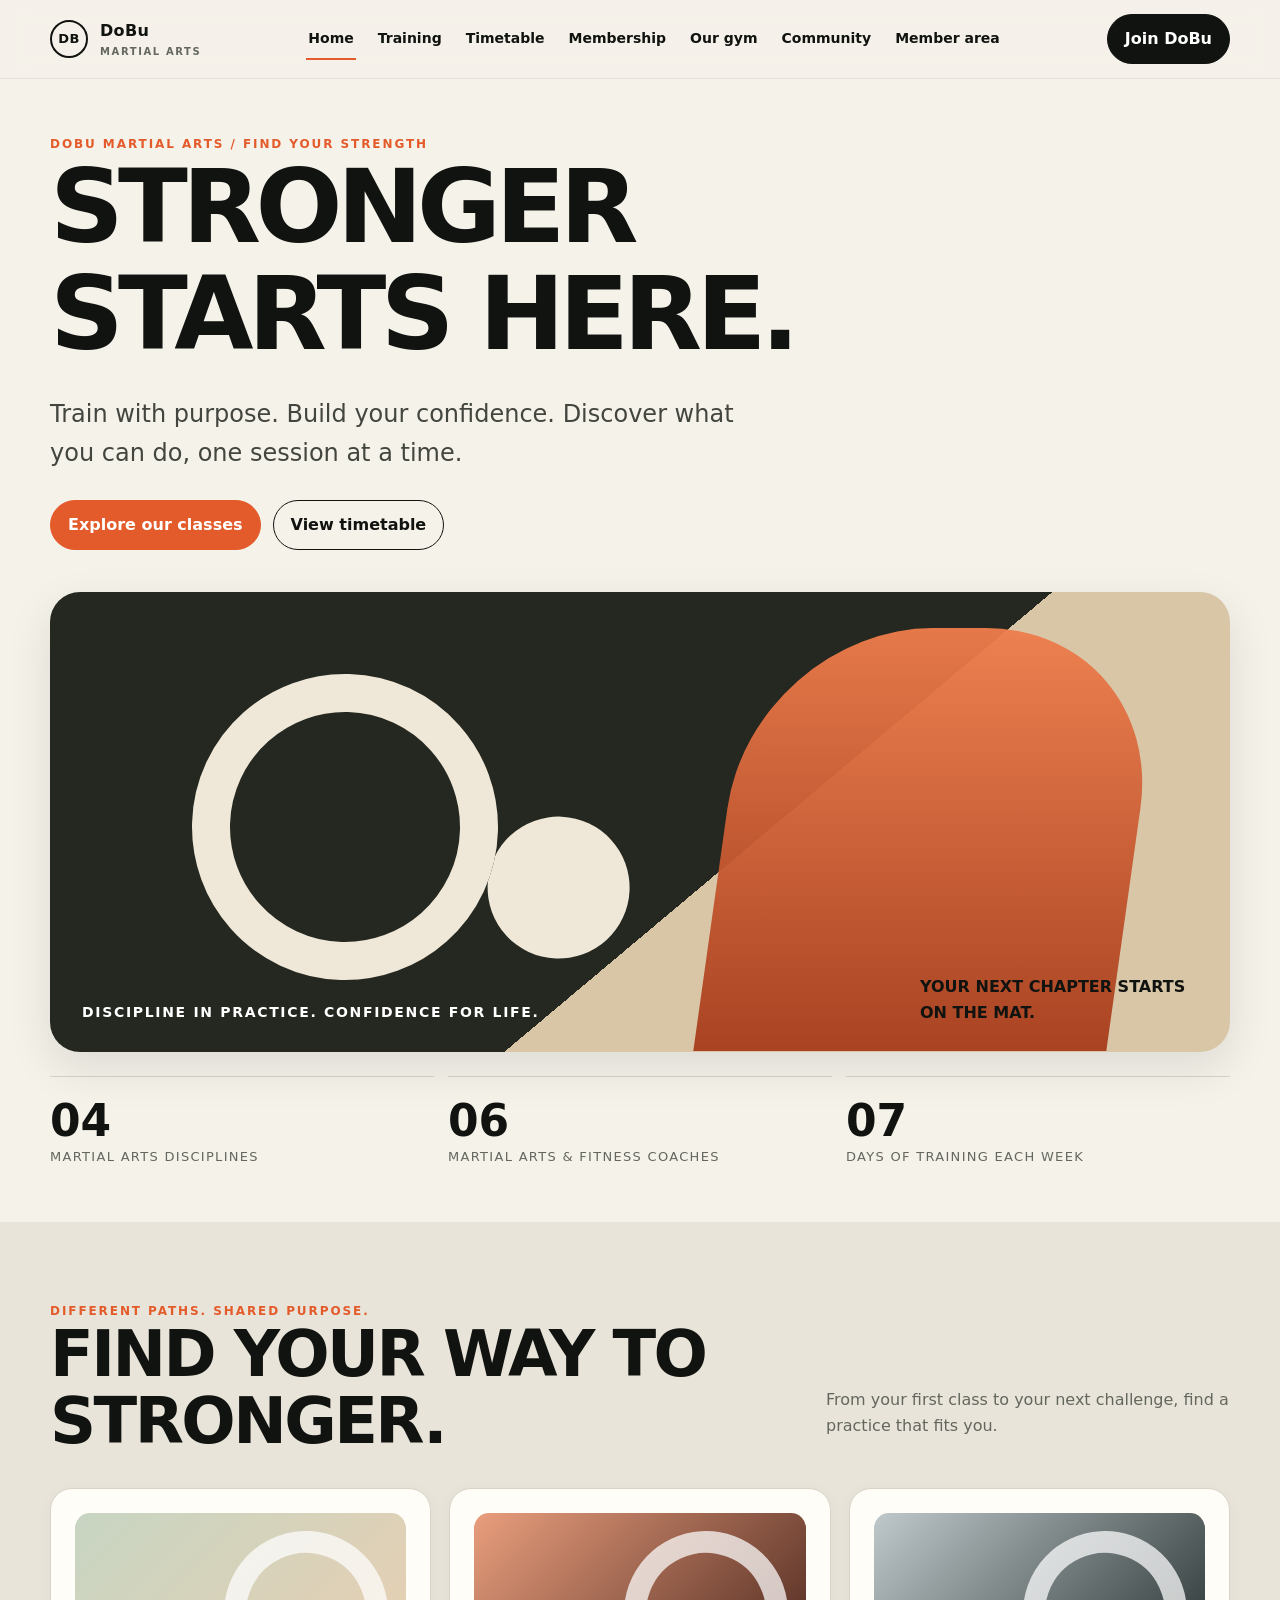
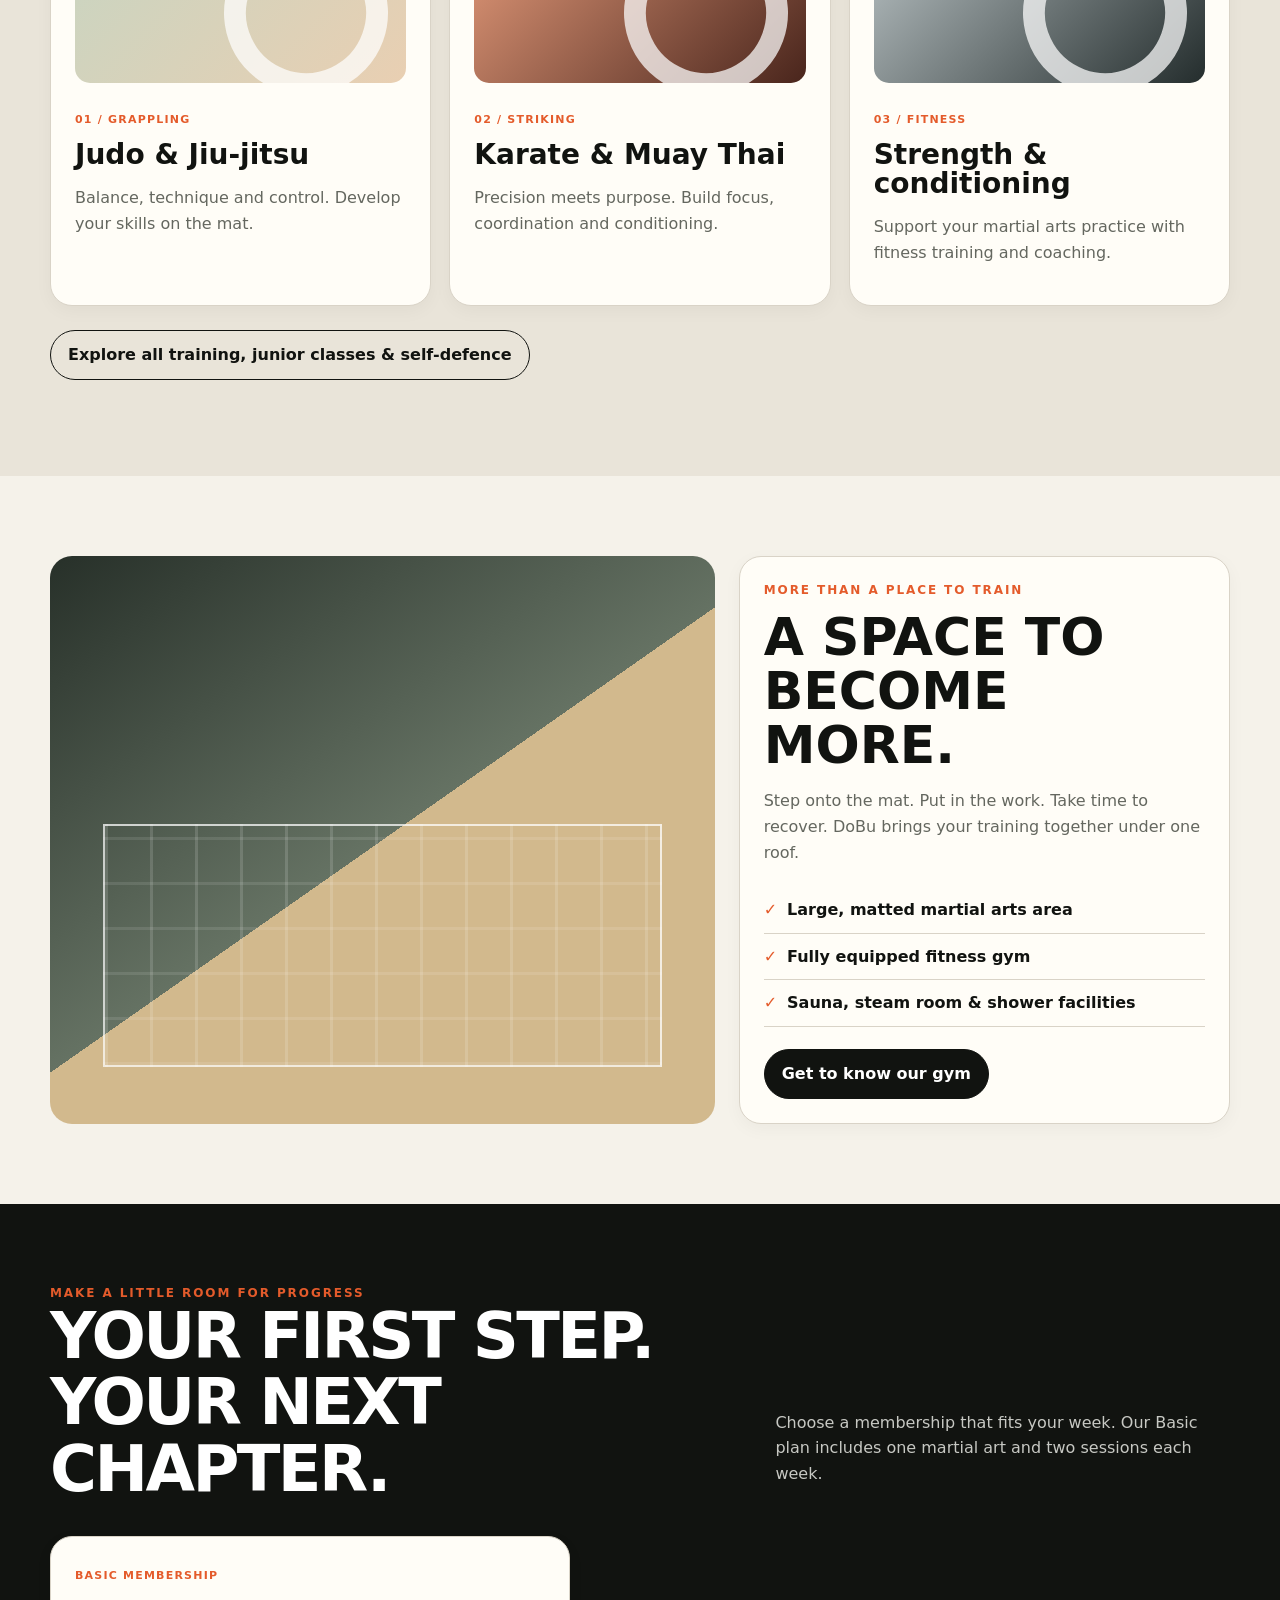
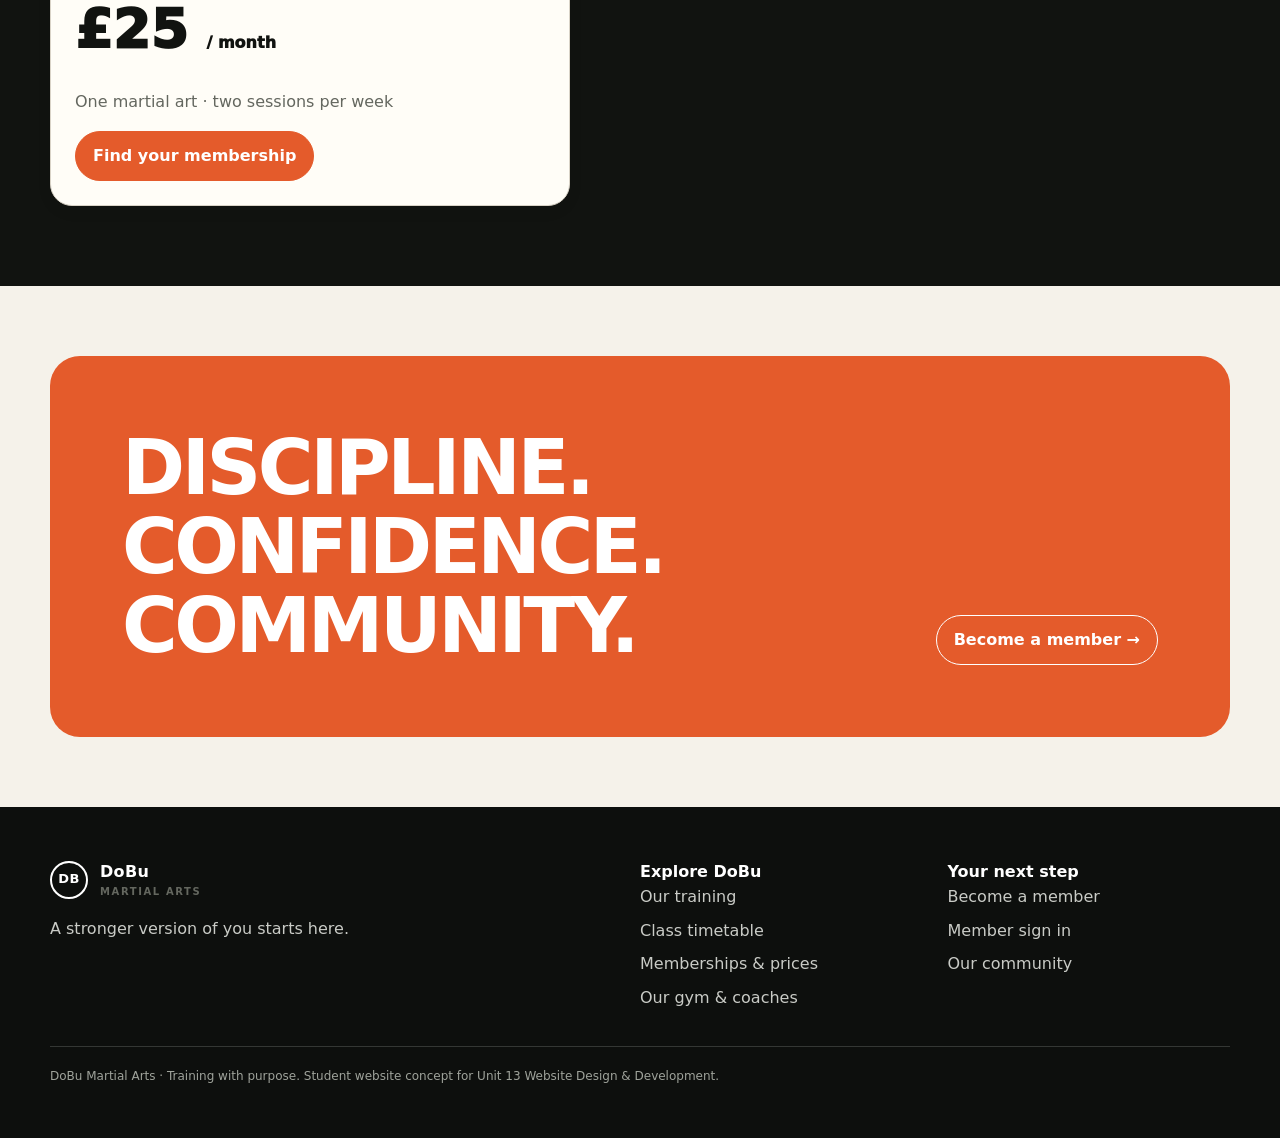
<file: index.html>
<!doctype html><html lang="en"><head><meta charset="utf-8"><meta name="viewport" content="width=device-width,initial-scale=1"><meta name="description" content="DoBu Martial Arts — martial arts, fitness training and self-defence in a supportive community."><title>DoBu Martial Arts | Stronger Starts Here</title><link rel="icon" href="assets/favicon.svg"><link rel="stylesheet" href="assets/styles.css"></head><body><a class="skip" href="#main">Skip to main content</a>
<header class="site-header"><div class="container nav"><a class="brand" href="index.html"><span class="mark">DB</span><span>DoBu <small>MARTIAL ARTS</small></span></a><nav class="links" id="navLinks" aria-label="Primary"><a href="index.html">Home</a><a href="training.html">Training</a><a href="timetable.html">Timetable</a><a href="membership.html">Membership</a><a href="gym.html">Our gym</a><a href="community.html">Community</a><a href="member.html">Member area</a></nav><div class="nav-actions"><a class="btn primary" href="member.html">Join DoBu</a><button class="btn menu-btn" id="menuBtn" aria-label="Open menu">Menu</button></div></div></header>
<main id="main"><section class="hero"><div class="container"><div class="eyebrow">DoBu Martial Arts / Find your strength</div><h1>STRONGER STARTS HERE.</h1><p class="lead">Train with purpose. Build your confidence. Discover what you can do, one session at a time.</p><div class="hero-actions"><a class="btn accent" href="training.html">Explore our classes</a><a class="btn" href="timetable.html">View timetable</a></div><div class="hero-art" role="img" aria-label="Abstract martial arts training illustration"><span class="art-label">Discipline in practice. Confidence for life.</span><span class="art-note">YOUR NEXT CHAPTER STARTS ON THE MAT.</span></div><div class="stats"><div class="stat"><strong>04</strong><span>Martial arts disciplines</span></div><div class="stat"><strong>06</strong><span>Martial arts & fitness coaches</span></div><div class="stat"><strong>07</strong><span>Days of training each week</span></div></div></div></section>
<section class="section alt"><div class="container"><div class="section-head"><div><div class="eyebrow">Different paths. Shared purpose.</div><h2>FIND YOUR WAY TO STRONGER.</h2></div><p>From your first class to your next challenge, find a practice that fits you.</p></div><div class="grid"><article class="card"><div class="card-art"></div><span class="tag">01 / Grappling</span><h3>Judo & Jiu-jitsu</h3><p>Balance, technique and control. Develop your skills on the mat.</p></article><article class="card"><div class="card-art strike"></div><span class="tag">02 / Striking</span><h3>Karate & Muay Thai</h3><p>Precision meets purpose. Build focus, coordination and conditioning.</p></article><article class="card"><div class="card-art fitness"></div><span class="tag">03 / Fitness</span><h3>Strength & conditioning</h3><p>Support your martial arts practice with fitness training and coaching.</p></article></div><p style="margin-top:24px"><a class="btn" href="training.html">Explore all training, junior classes & self-defence</a></p></div></section>
<section class="section"><div class="container feature-split"><div class="facility" role="img" aria-label="Abstract concept of the DoBu gym"></div><div class="card"><div class="eyebrow">More than a place to train</div><h2 style="font-size:52px;margin:10px 0">A SPACE TO BECOME MORE.</h2><p>Step onto the mat. Put in the work. Take time to recover. DoBu brings your training together under one roof.</p><ul class="checklist"><li>Large, matted martial arts area</li><li>Fully equipped fitness gym</li><li>Sauna, steam room & shower facilities</li></ul><a class="btn primary" href="gym.html">Get to know our gym</a></div></div></section>
<section class="section dark"><div class="container"><div class="section-head"><div><div class="eyebrow">Make a little room for progress</div><h2>YOUR FIRST STEP. YOUR NEXT CHAPTER.</h2></div><p>Choose a membership that fits your week. Our Basic plan includes one martial art and two sessions each week.</p></div><div class="card" style="max-width:520px;color:var(--ink)"><span class="tag">Basic membership</span><div class="amount" style="font-size:54px;font-weight:950">£25 <small style="font-size:16px">/ month</small></div><p>One martial art · two sessions per week</p><a class="btn accent" href="membership.html">Find your membership</a></div></div></section>
<section class="cta"><div class="container"><div class="cta-box"><h2>DISCIPLINE. CONFIDENCE. COMMUNITY.</h2><a class="btn" href="member.html">Become a member →</a></div></div></section></main>
<footer><div class="container"><div class="footer-grid"><div><a class="brand" href="index.html"><span class="mark" style="border-color:#fff">DB</span><span>DoBu <small>MARTIAL ARTS</small></span></a><p style="color:#c9cbc6;max-width:420px">A stronger version of you starts here.</p></div><div><strong>Explore DoBu</strong><div class="footer-links"><a href="training.html">Our training</a><a href="timetable.html">Class timetable</a><a href="membership.html">Memberships & prices</a><a href="gym.html">Our gym & coaches</a></div></div><div><strong>Your next step</strong><div class="footer-links"><a href="member.html">Become a member</a><a href="member.html">Member sign in</a><a href="community.html">Our community</a></div></div></div><div class="fine">DoBu Martial Arts · Training with purpose. Student website concept for Unit 13 Website Design & Development.</div></div></footer><script src="assets/script.js"></script></body></html>
</file>
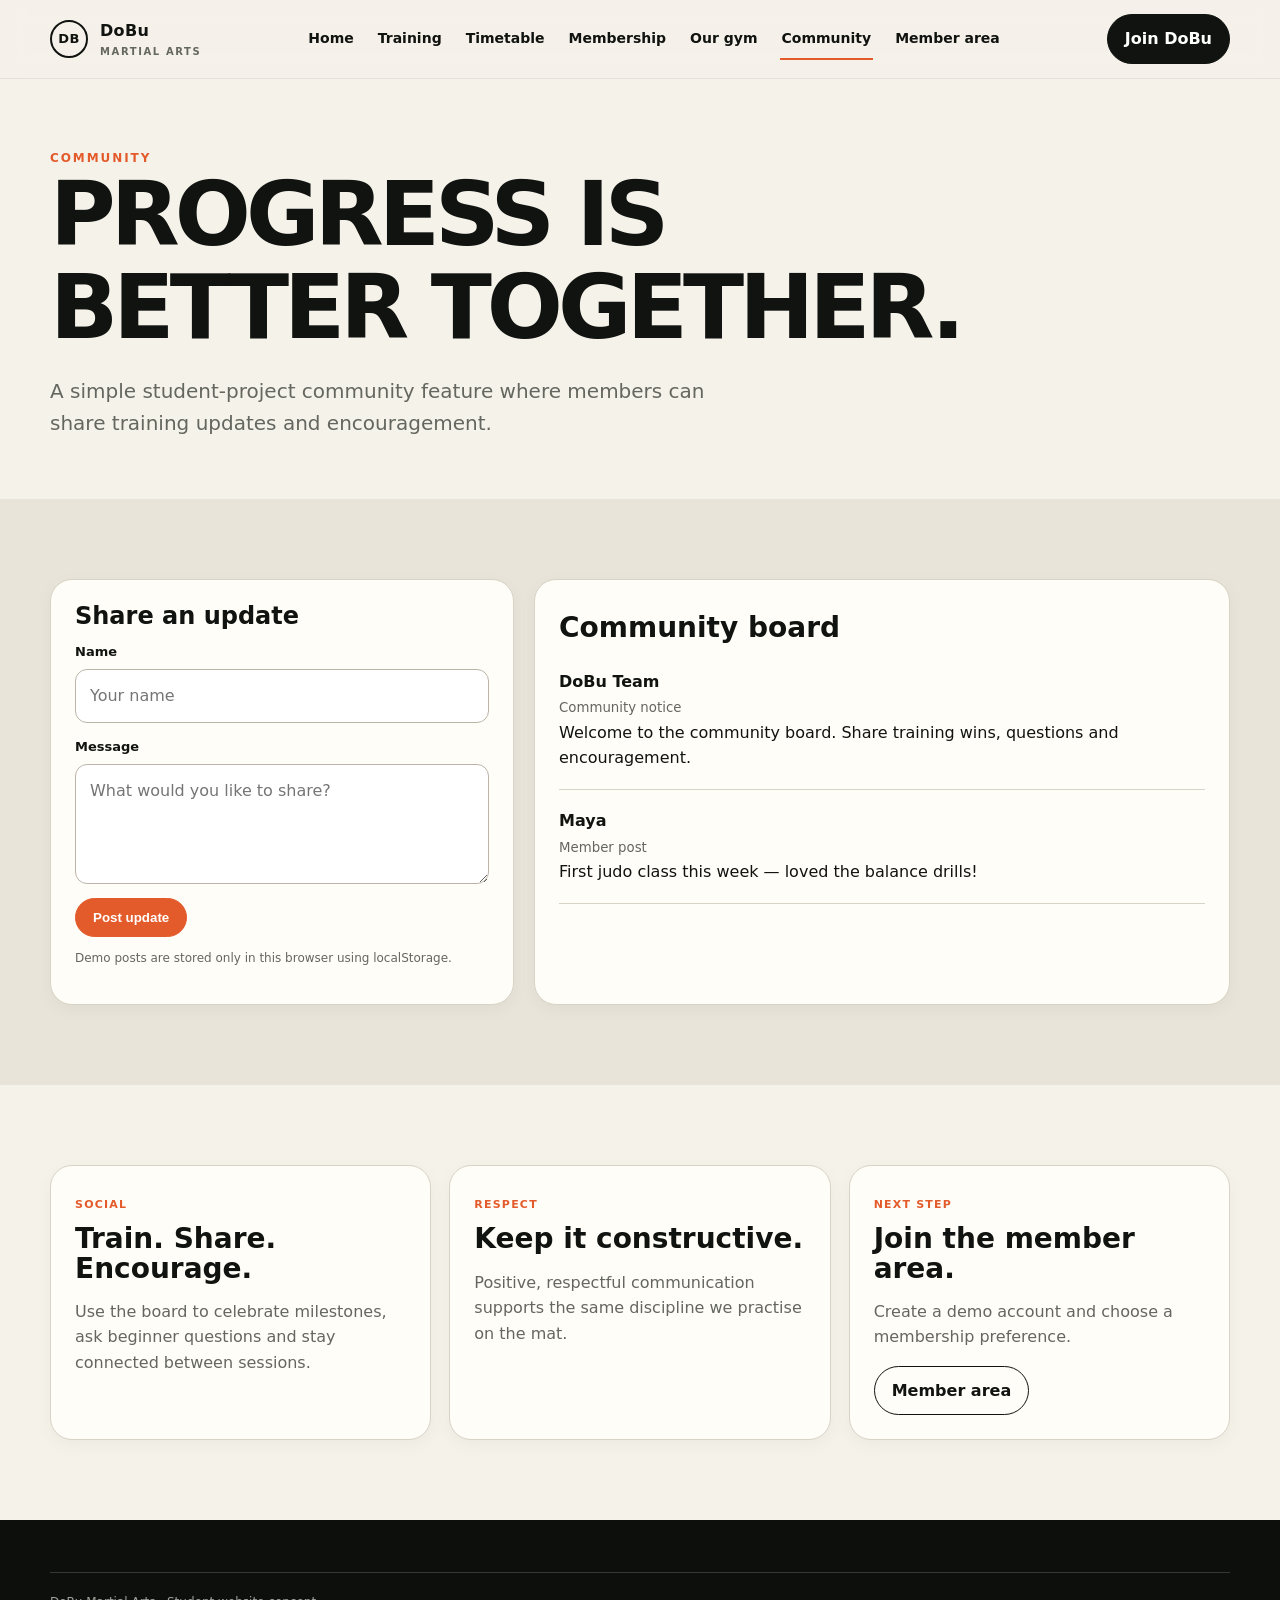
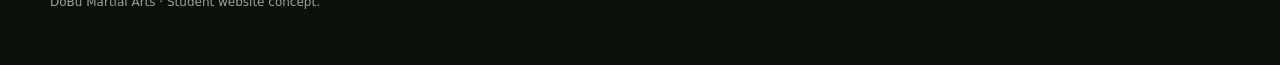
<file: community.html>
<!doctype html><html lang="en"><head><meta charset="utf-8"><meta name="viewport" content="width=device-width,initial-scale=1"><title>Community | DoBu Martial Arts</title><link rel="icon" href="assets/favicon.svg"><link rel="stylesheet" href="assets/styles.css"></head><body><a class="skip" href="#main">Skip to main content</a><header class="site-header"><div class="container nav"><a class="brand" href="index.html"><span class="mark">DB</span><span>DoBu <small>MARTIAL ARTS</small></span></a><nav class="links" id="navLinks"><a href="index.html">Home</a><a href="training.html">Training</a><a href="timetable.html">Timetable</a><a href="membership.html">Membership</a><a href="gym.html">Our gym</a><a href="community.html">Community</a><a href="member.html">Member area</a></nav><div class="nav-actions"><a class="btn primary" href="member.html">Join DoBu</a><button class="btn menu-btn" id="menuBtn">Menu</button></div></div></header><main id="main"><section class="page-hero"><div class="container"><div class="eyebrow">Community</div><h1>PROGRESS IS BETTER TOGETHER.</h1><p>A simple student-project community feature where members can share training updates and encouragement.</p></div></section><section class="section alt"><div class="container community-grid"><div class="card"><h2>Share an update</h2><form id="postForm"><div class="field"><label for="postName">Name</label><input id="postName" name="name" maxlength="40" placeholder="Your name"></div><div class="field"><label for="postMessage">Message</label><textarea id="postMessage" name="message" required maxlength="280" placeholder="What would you like to share?"></textarea></div><button class="btn accent" type="submit">Post update</button><div class="notice" id="postNotice"></div></form><p style="font-size:12px;color:var(--muted)">Demo posts are stored only in this browser using localStorage.</p></div><div class="card"><h3>Community board</h3><div id="posts"></div></div></div></section><section class="section"><div class="container"><div class="grid"><div class="card"><span class="tag">Social</span><h3>Train. Share. Encourage.</h3><p>Use the board to celebrate milestones, ask beginner questions and stay connected between sessions.</p></div><div class="card"><span class="tag">Respect</span><h3>Keep it constructive.</h3><p>Positive, respectful communication supports the same discipline we practise on the mat.</p></div><div class="card"><span class="tag">Next step</span><h3>Join the member area.</h3><p>Create a demo account and choose a membership preference.</p><a class="btn" href="member.html">Member area</a></div></div></div></section></main><footer><div class="container"><div class="fine" style="margin-top:0">DoBu Martial Arts · Student website concept.</div></div></footer><script src="assets/script.js"></script></body></html>
</file>
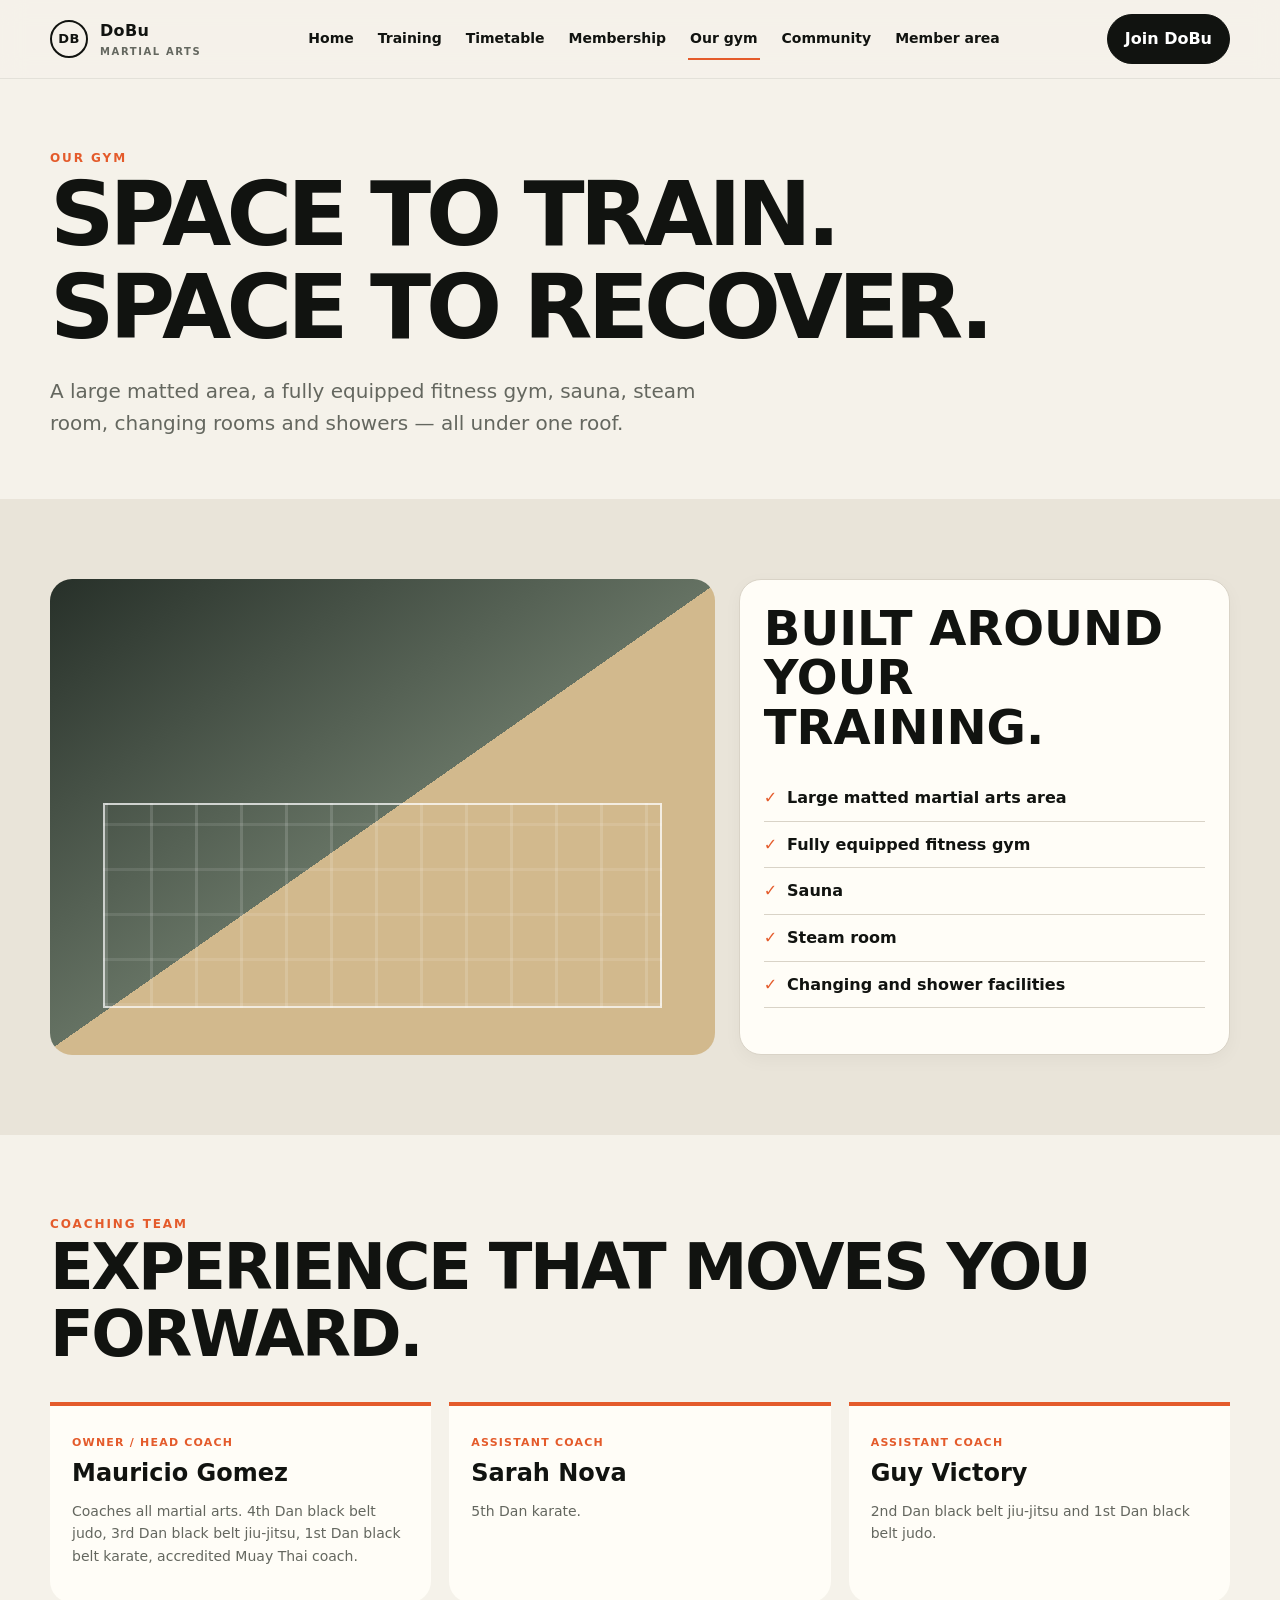
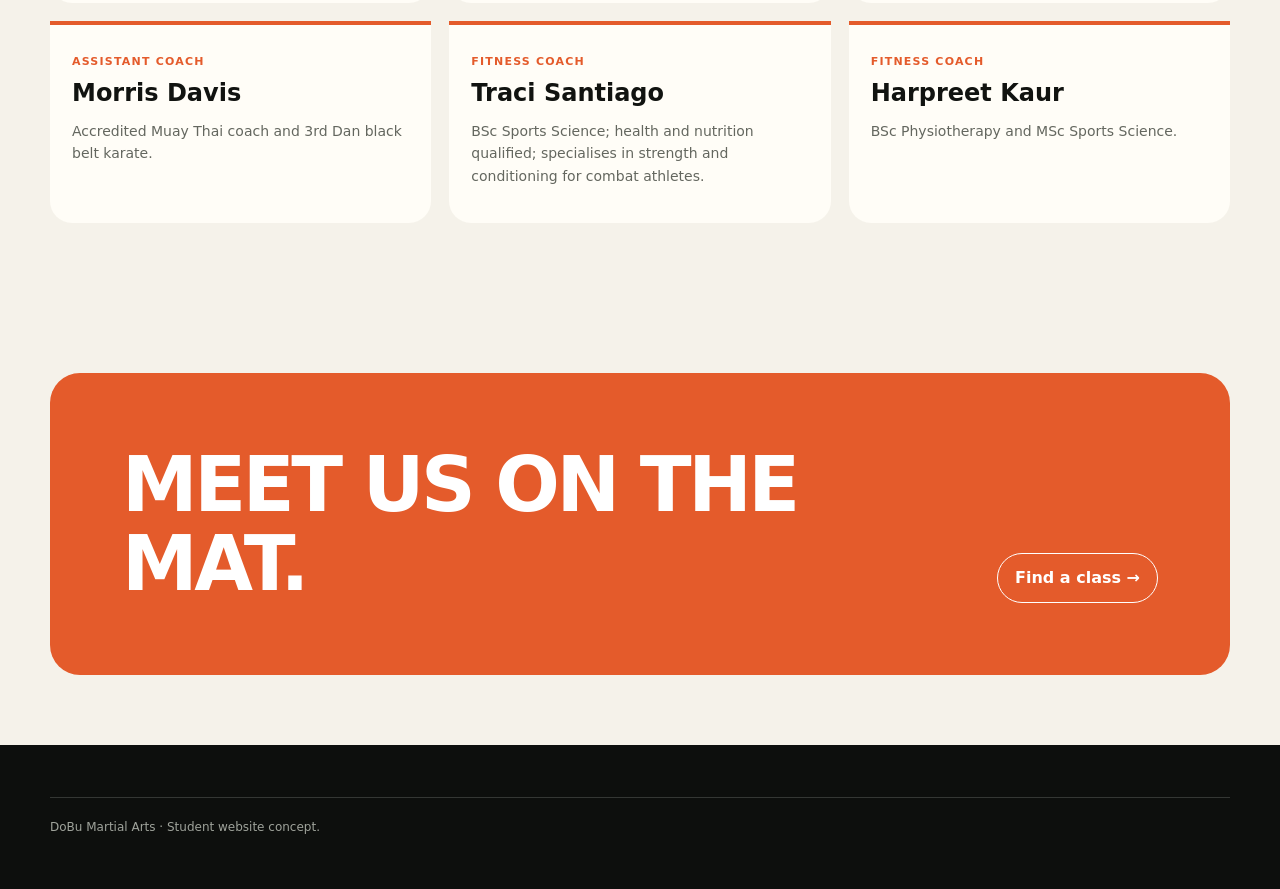
<file: gym.html>
<!doctype html><html lang="en"><head><meta charset="utf-8"><meta name="viewport" content="width=device-width,initial-scale=1"><title>Our Gym & Coaches | DoBu Martial Arts</title><link rel="icon" href="assets/favicon.svg"><link rel="stylesheet" href="assets/styles.css"></head><body><a class="skip" href="#main">Skip to main content</a><header class="site-header"><div class="container nav"><a class="brand" href="index.html"><span class="mark">DB</span><span>DoBu <small>MARTIAL ARTS</small></span></a><nav class="links" id="navLinks"><a href="index.html">Home</a><a href="training.html">Training</a><a href="timetable.html">Timetable</a><a href="membership.html">Membership</a><a href="gym.html">Our gym</a><a href="community.html">Community</a><a href="member.html">Member area</a></nav><div class="nav-actions"><a class="btn primary" href="member.html">Join DoBu</a><button class="btn menu-btn" id="menuBtn">Menu</button></div></div></header><main id="main"><section class="page-hero"><div class="container"><div class="eyebrow">Our gym</div><h1>SPACE TO TRAIN. SPACE TO RECOVER.</h1><p>A large matted area, a fully equipped fitness gym, sauna, steam room, changing rooms and showers — all under one roof.</p></div></section><section class="section alt"><div class="container feature-split"><div class="facility"></div><div class="card"><h2 style="font-size:48px">BUILT AROUND YOUR TRAINING.</h2><ul class="checklist"><li>Large matted martial arts area</li><li>Fully equipped fitness gym</li><li>Sauna</li><li>Steam room</li><li>Changing and shower facilities</li></ul></div></div></section><section class="section"><div class="container"><div class="section-head"><div><div class="eyebrow">Coaching team</div><h2>EXPERIENCE THAT MOVES YOU FORWARD.</h2></div></div><div class="coaches"><article class="coach"><span class="tag">Owner / Head Coach</span><h3>Mauricio Gomez</h3><p>Coaches all martial arts. 4th Dan black belt judo, 3rd Dan black belt jiu-jitsu, 1st Dan black belt karate, accredited Muay Thai coach.</p></article><article class="coach"><span class="tag">Assistant Coach</span><h3>Sarah Nova</h3><p>5th Dan karate.</p></article><article class="coach"><span class="tag">Assistant Coach</span><h3>Guy Victory</h3><p>2nd Dan black belt jiu-jitsu and 1st Dan black belt judo.</p></article><article class="coach"><span class="tag">Assistant Coach</span><h3>Morris Davis</h3><p>Accredited Muay Thai coach and 3rd Dan black belt karate.</p></article><article class="coach"><span class="tag">Fitness Coach</span><h3>Traci Santiago</h3><p>BSc Sports Science; health and nutrition qualified; specialises in strength and conditioning for combat athletes.</p></article><article class="coach"><span class="tag">Fitness Coach</span><h3>Harpreet Kaur</h3><p>BSc Physiotherapy and MSc Sports Science.</p></article></div></div></section><section class="cta"><div class="container"><div class="cta-box"><h2>MEET US ON THE MAT.</h2><a class="btn" href="timetable.html">Find a class →</a></div></div></section></main><footer><div class="container"><div class="fine" style="margin-top:0">DoBu Martial Arts · Student website concept.</div></div></footer><script src="assets/script.js"></script></body></html>
</file>
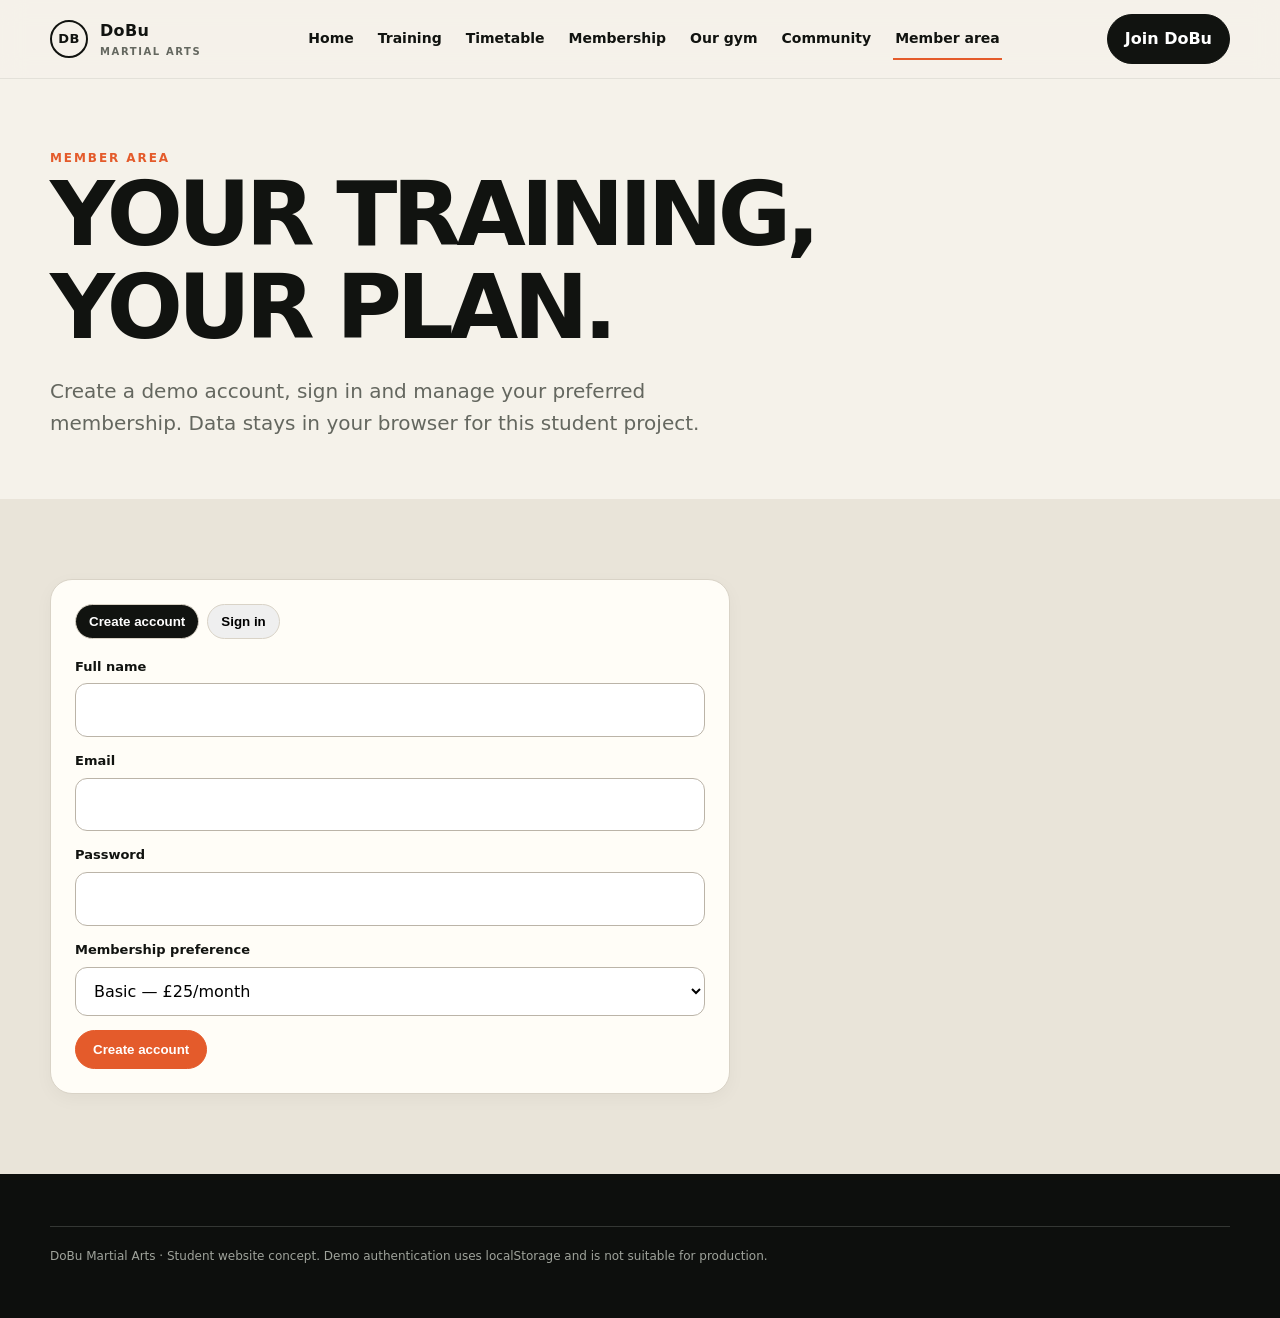
<file: member.html>
<!doctype html>
<html lang="en">

<head>
    <meta charset="utf-8">
    <meta name="viewport" content="width=device-width,initial-scale=1">
    <title>Member Area | DoBu Martial Arts</title>
    <link rel="icon" href="assets/favicon.svg">
    <link rel="stylesheet" href="assets/styles.css">
</head>

<body><a class="skip" href="#main">Skip to main content</a>
    <header class="site-header">
        <div class="container nav"><a class="brand" href="index.html"><span class="mark">DB</span><span>DoBu
                    <small>MARTIAL ARTS</small></span></a>
            <nav class="links" id="navLinks"><a href="index.html">Home</a><a href="training.html">Training</a><a
                    href="timetable.html">Timetable</a><a href="membership.html">Membership</a><a href="gym.html">Our
                    gym</a><a href="community.html">Community</a><a href="member.html">Member area</a></nav>
            <div class="nav-actions"><a class="btn primary" href="member.html">Join DoBu</a><button class="btn menu-btn"
                    id="menuBtn">Menu</button></div>
        </div>
    </header>
    <main id="main">
        <section class="page-hero">
            <div class="container">
                <div class="eyebrow">Member area</div>
                <h1>YOUR TRAINING, YOUR PLAN.</h1>
                <p>Create a demo account, sign in and manage your preferred membership. Data stays in your browser for
                    this student project.</p>
            </div>
        </section>
        <section class="section alt">
            <div class="container">
                <div id="authBlock" class="card form-card">
                    <div class="tabs"><button class="tab active" data-tab="register" type="button">Create
                            account</button><button class="tab" data-tab="login" type="button">Sign in</button></div>
                    <div id="authNotice" class="notice"></div>
                    <form id="registerForm">
                        <div class="field"><label for="name">Full name</label><input id="name" name="name" required
                                autocomplete="name"></div>
                        <div class="field"><label for="email">Email</label><input id="email" name="email" type="email"
                                required autocomplete="email"></div>
                        <div class="field"><label for="password">Password</label><input id="password" name="password"
                                type="password" required minlength="6" autocomplete="new-password"></div>
                        <div class="field"><label for="plan">Membership preference</label><select id="plan" name="plan">
                                <option>Basic — £25/month</option>
                                <option>Intermediate — £35/month</option>
                                <option>Advanced — £45/month</option>
                                <option>Elite — £60/month</option>
                                <option>Junior — £25/month</option>
                            </select></div><button class="btn accent" type="submit">Create account</button>
                    </form>
                    <form id="loginForm" class="hidden">
                        <div class="field"><label for="loginEmail">Email</label><input id="loginEmail" name="email"
                                type="email" required></div>
                        <div class="field"><label for="loginPassword">Password</label><input id="loginPassword"
                                name="password" type="password" required></div><button class="btn primary"
                            type="submit">Sign in</button>
                    </form>
                </div>
                <div id="memberArea" class="hidden">
                    <div class="grid">
                        <div class="card"><span class="tag">Welcome back</span>
                            <h2 id="memberName">Member</h2>
                            <p id="memberEmail"></p>
                        </div>
                        <div class="card"><span class="tag">Current preference</span>
                            <h3 id="memberPlan">Basic</h3>
                            <p>This demo does not take payments. It shows how membership-management UI could work.</p>
                        </div>
                        <div class="card"><span class="tag">Account</span>
                            <h3>Session controls</h3><button class="btn" id="logoutBtn">Sign out</button>
                        </div>
                    </div>
                    <div class="card form-card" style="margin-top:20px">
                        <h3>Change membership preference</h3>
                        <form id="planForm">
                            <div class="field"><label for="planSelect">Plan</label><select id="planSelect">
                                    <option>Basic — £25/month</option>
                                    <option>Intermediate — £35/month</option>
                                    <option>Advanced — £45/month</option>
                                    <option>Elite — £60/month</option>
                                    <option>Junior — £25/month</option>
                                </select></div><button class="btn accent" type="submit">Update preference</button>
                            <div class="notice" id="planNotice"></div>
                        </form>
                    </div>
                </div>
            </div>
        </section>
    </main>
    <footer>
        <div class="container">
            <div class="fine" style="margin-top:0">DoBu Martial Arts · Student website concept. Demo authentication uses
                localStorage and is not suitable for production.</div>
        </div>
    </footer>
    <script src="assets/script.js"></script>
</body>

</html>
</file>
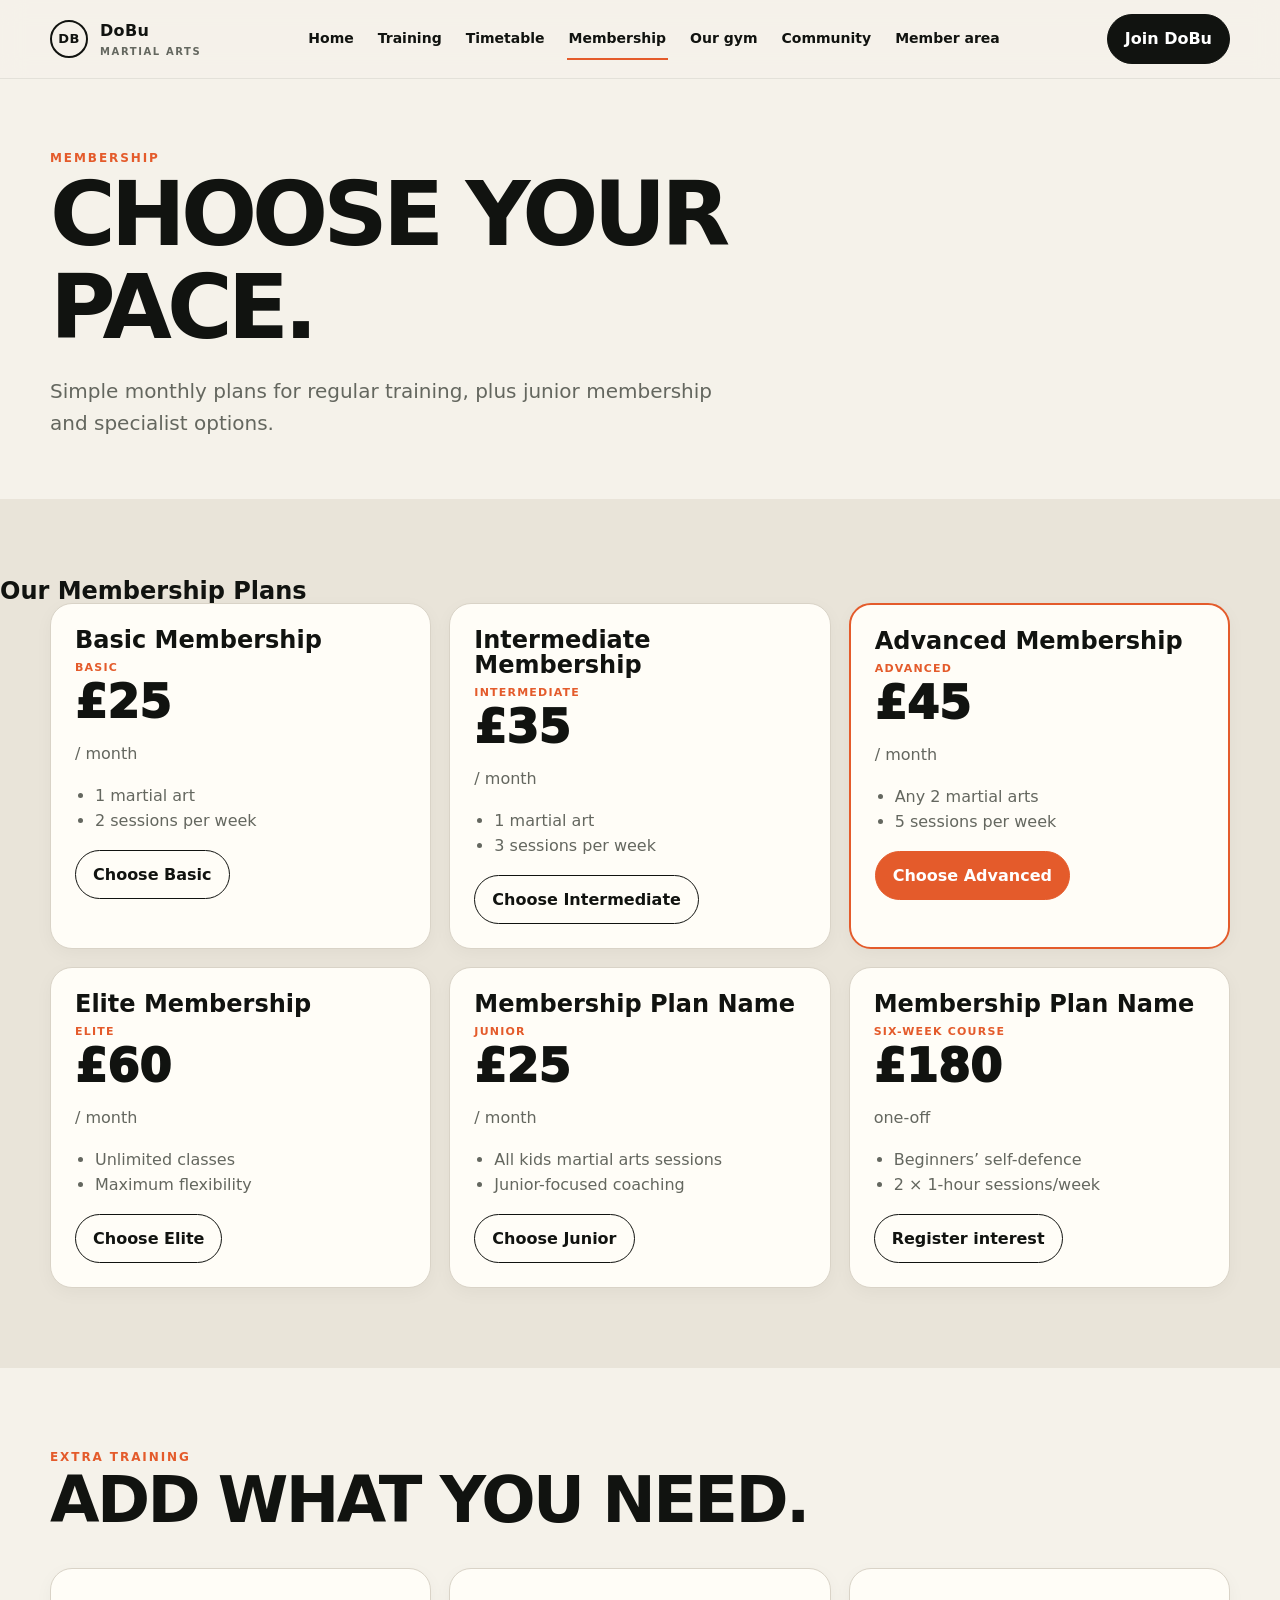
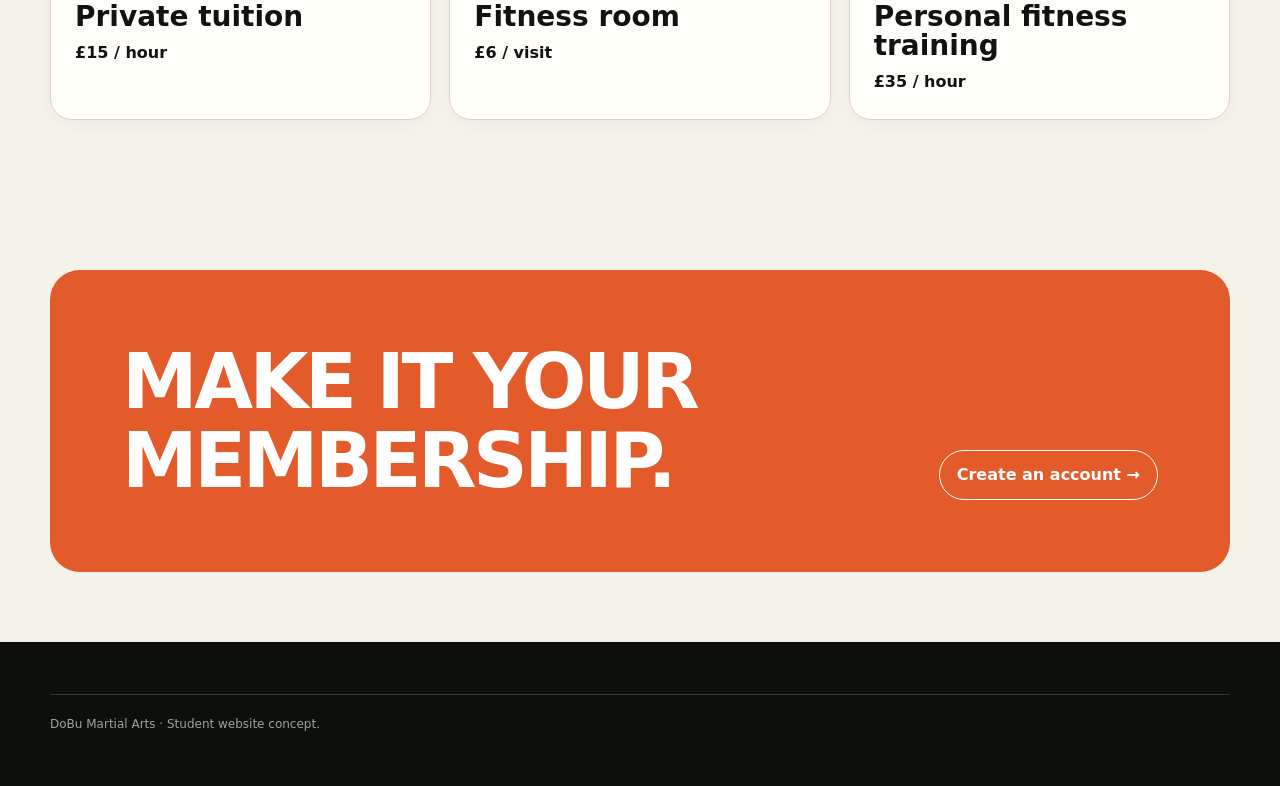
<file: membership.html>
<!doctype html>
<html lang="en">

<head>
    <meta charset="utf-8">
    <meta name="viewport" content="width=device-width,initial-scale=1">
    <meta name="description" content="DoBu Martial Arts membership options and prices.">
    <title>Membership & Prices | DoBu Martial Arts</title>
    <link rel="icon" href="assets/favicon.svg">
    <link rel="stylesheet" href="assets/styles.css">
</head>

<body><a class="skip" href="#main">Skip to main content</a>
    <header class="site-header">
        <div class="container nav"><a class="brand" href="index.html"><span class="mark">DB</span><span>DoBu
                    <small>MARTIAL ARTS</small></span></a>
            <nav class="links" id="navLinks"><a href="index.html">Home</a><a href="training.html">Training</a><a
                    href="timetable.html">Timetable</a><a href="membership.html">Membership</a><a href="gym.html">Our
                    gym</a><a href="community.html">Community</a><a href="member.html">Member area</a></nav>
            <div class="nav-actions"><a class="btn primary" href="member.html">Join DoBu</a><button class="btn menu-btn"
                    id="menuBtn">Menu</button></div>
        </div>
    </header>
    <main id="main">
        <section class="page-hero">
            <div class="container">
                <div class="eyebrow">Membership</div>
                <h1>CHOOSE YOUR PACE.</h1>
                <p>Simple monthly plans for regular training, plus junior membership and specialist options.</p>
            </div>
        </section>
        <section class="section alt">
            <h2>Our Membership Plans</h2>
            <div class="container">
                <div class="price-grid">
                    <article class="card price">
                        <h2>Basic Membership</h2>
                        <span class="tag">Basic</span>
                        <div class="amount">£25</div>
                        <p>/ month</p>
                        <ul>
                            <li>1 martial art</li>
                            <li>2 sessions per week</li>
                        </ul><a class="btn" href="member.html">Choose Basic</a>
                    </article>
                    <article class="card price">
                        <h2>Intermediate Membership</h2>
                        <span class="tag">Intermediate</span>
                        <div class="amount">£35</div>
                        <p>/ month</p>
                        <ul>
                            <li>1 martial art</li>
                            <li>3 sessions per week</li>
                        </ul><a class="btn" href="member.html">Choose Intermediate</a>
                    </article>
                    <article class="card price pop">
                        <h2>Advanced Membership</h2>
                        <span class="tag">Advanced</span>
                        <div class="amount">£45</div>
                        <p>/ month</p>
                        <ul>
                            <li>Any 2 martial arts</li>
                            <li>5 sessions per week</li>
                        </ul><a class="btn accent" href="member.html">Choose Advanced</a>
                    </article>
                    <article class="card price">
                        <h2>Elite Membership</h2>
                        <span class="tag">Elite</span>
                        <div class="amount">£60</div>
                        <p>/ month</p>
                        <ul>
                            <li>Unlimited classes</li>
                            <li>Maximum flexibility</li>
                        </ul><a class="btn" href="member.html">Choose Elite</a>
                    </article>
                    <article class="card price">
                        <h2>Membership Plan Name</h2>
                        <span class="tag">Junior</span>
                        <div class="amount">£25</div>
                        <p>/ month</p>
                        <ul>
                            <li>All kids martial arts sessions</li>
                            <li>Junior-focused coaching</li>
                        </ul><a class="btn" href="member.html">Choose Junior</a>
                    </article>
                    <article class="card price">
                        <h2>Membership Plan Name</h2>
                        <span class="tag">Six-week course</span>
                        <div class="amount">£180</div>
                        <p>one-off</p>
                        <ul>
                            <li>Beginners’ self-defence</li>
                            <li>2 × 1-hour sessions/week</li>
                        </ul><a class="btn" href="member.html">Register interest</a>
                    </article>
                </div>
            </div>
        </section>
        <section class="section">
            <div class="container">
                <div class="section-head">
                    <div>
                        <div class="eyebrow">Extra training</div>
                        <h2>ADD WHAT YOU NEED.</h2>
                    </div>
                </div>
                <div class="grid">
                    <div class="card">
                        <h3>Private tuition</h3><strong>£15 / hour</strong>
                    </div>
                    <div class="card">
                        <h3>Fitness room</h3><strong>£6 / visit</strong>
                    </div>
                    <div class="card">
                        <h3>Personal fitness training</h3><strong>£35 / hour</strong>
                    </div>
                </div>
            </div>
        </section>
        <section class="cta">
            <div class="container">
                <div class="cta-box">
                    <h2>MAKE IT YOUR MEMBERSHIP.</h2><a class="btn" href="member.html">Create an account →</a>
                </div>
            </div>
        </section>
    </main>
    <footer>
        <div class="container">
            <div class="fine" style="margin-top:0">DoBu Martial Arts · Student website concept.</div>
        </div>
    </footer>
    <script src="assets/script.js"></script>
</body>

</html>
</file>
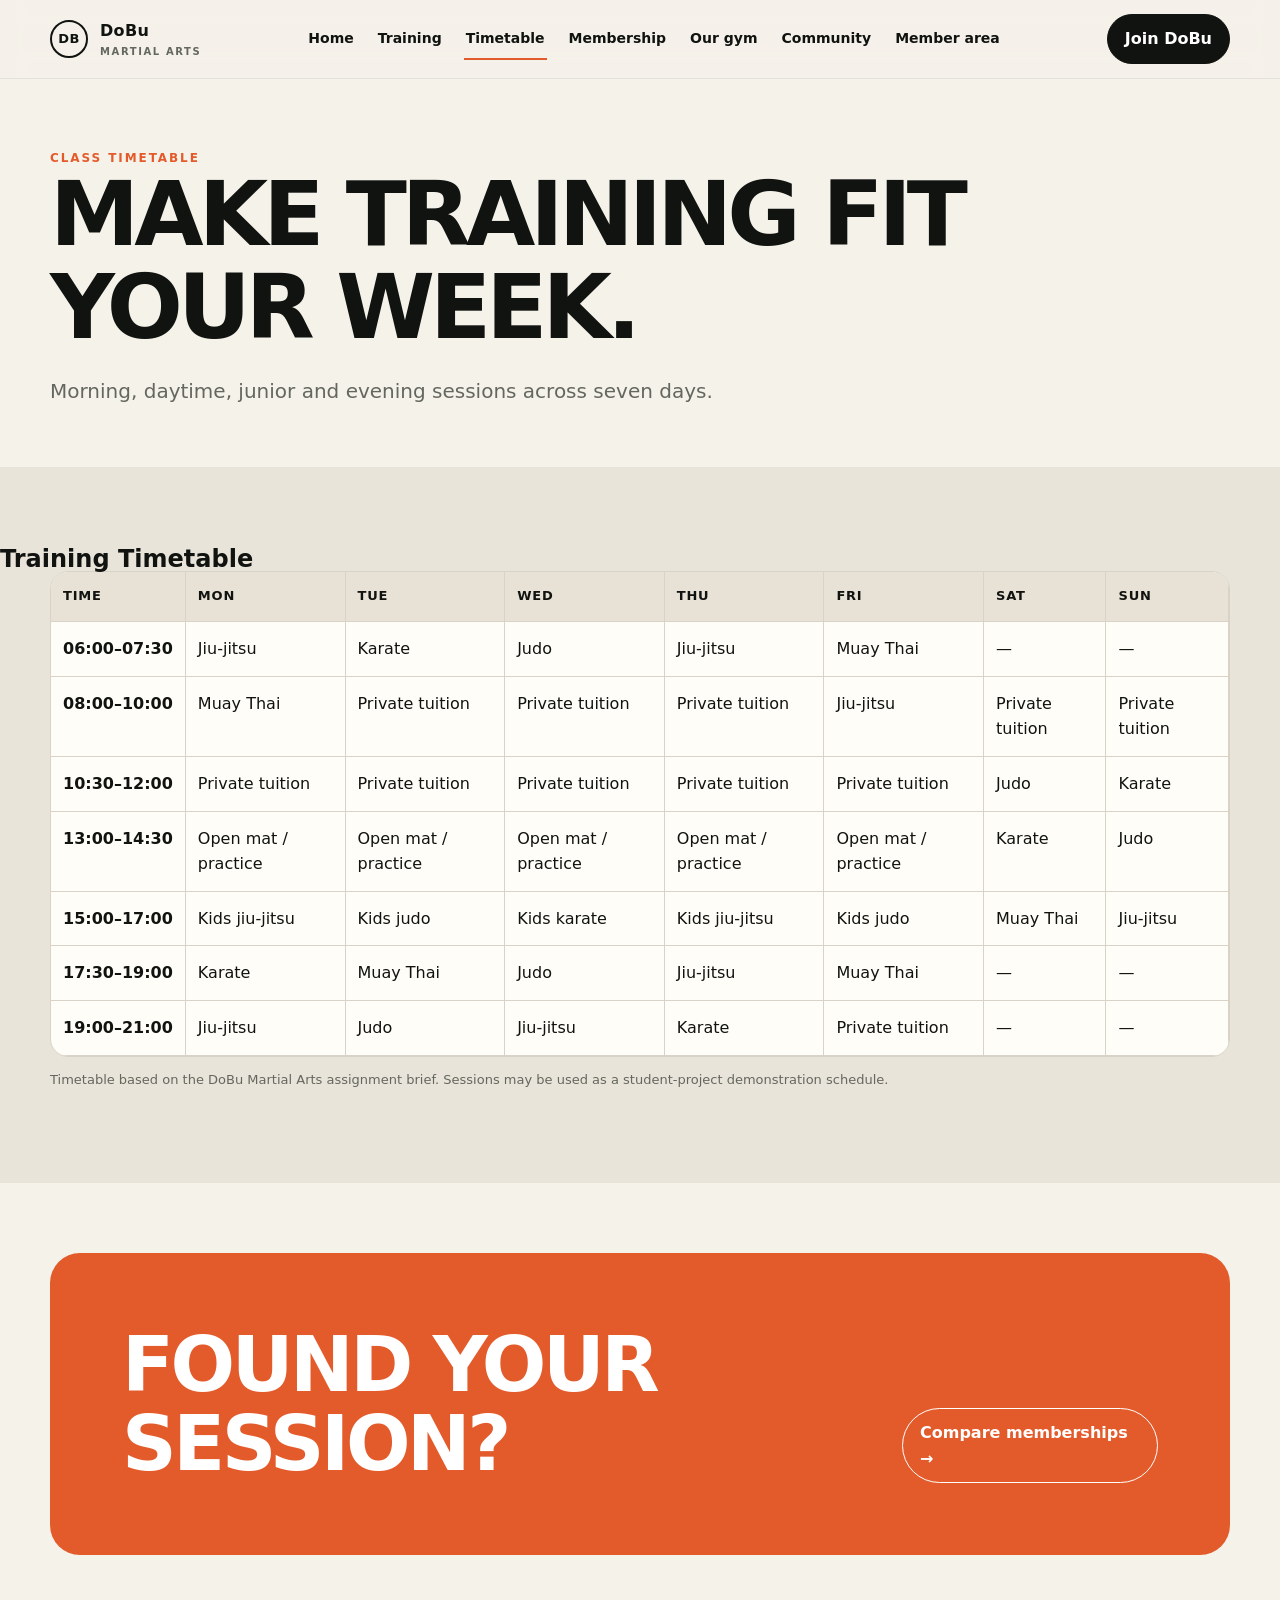
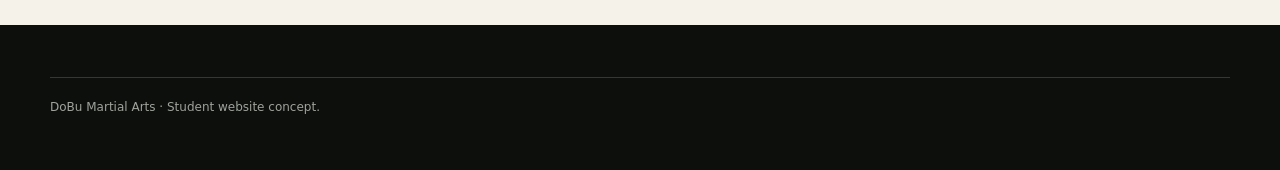
<file: timetable.html>
<!doctype html>
<html lang="en">

<head>
    <meta charset="utf-8">
    <meta name="viewport" content="width=device-width,initial-scale=1">
    <title>Class Timetable | DoBu Martial Arts</title>
    <link rel="icon" href="assets/favicon.svg">
    <link rel="stylesheet" href="assets/styles.css">
</head>

<body><a class="skip" href="#main">Skip to main content</a>
    <header class="site-header">
        <div class="container nav"><a class="brand" href="index.html"><span class="mark">DB</span><span>DoBu
                    <small>MARTIAL ARTS</small></span></a>
            <nav class="links" id="navLinks"><a href="index.html">Home</a><a href="training.html">Training</a><a
                    href="timetable.html">Timetable</a><a href="membership.html">Membership</a><a href="gym.html">Our
                    gym</a><a href="community.html">Community</a><a href="member.html">Member area</a></nav>
            <div class="nav-actions"><a class="btn primary" href="member.html">Join DoBu</a><button class="btn menu-btn"
                    id="menuBtn">Menu</button></div>
        </div>
    </header>
    <main id="main">
        <section class="page-hero">
            <div class="container">
                <div class="eyebrow">Class timetable</div>
                <h1>MAKE TRAINING FIT YOUR WEEK.</h1>
                <p>Morning, daytime, junior and evening sessions across seven days.</p>
            </div>
        </section>
        <section class="section alt">
         <h2>Training Timetable</h2>
            <div class="container">
                <div class="table-wrap">
                    <table>
                        <thead>
                            <tr>
                                <th>Time</th>
                                <th>Mon</th>
                                <th>Tue</th>
                                <th>Wed</th>
                                <th>Thu</th>
                                <th>Fri</th>
                                <th>Sat</th>
                                <th>Sun</th>
                            </tr>
                        </thead>
                        <tbody>
                            <tr>
                                <td>06:00–07:30</td>
                                <td>Jiu-jitsu</td>
                                <td>Karate</td>
                                <td>Judo</td>
                                <td>Jiu-jitsu</td>
                                <td>Muay Thai</td>
                                <td>—</td>
                                <td>—</td>
                            </tr>
                            <tr>
                                <td>08:00–10:00</td>
                                <td>Muay Thai</td>
                                <td>Private tuition</td>
                                <td>Private tuition</td>
                                <td>Private tuition</td>
                                <td>Jiu-jitsu</td>
                                <td>Private tuition</td>
                                <td>Private tuition</td>
                            </tr>
                            <tr>
                                <td>10:30–12:00</td>
                                <td>Private tuition</td>
                                <td>Private tuition</td>
                                <td>Private tuition</td>
                                <td>Private tuition</td>
                                <td>Private tuition</td>
                                <td>Judo</td>
                                <td>Karate</td>
                            </tr>
                            <tr>
                                <td>13:00–14:30</td>
                                <td>Open mat / practice</td>
                                <td>Open mat / practice</td>
                                <td>Open mat / practice</td>
                                <td>Open mat / practice</td>
                                <td>Open mat / practice</td>
                                <td>Karate</td>
                                <td>Judo</td>
                            </tr>
                            <tr>
                                <td>15:00–17:00</td>
                                <td>Kids jiu-jitsu</td>
                                <td>Kids judo</td>
                                <td>Kids karate</td>
                                <td>Kids jiu-jitsu</td>
                                <td>Kids judo</td>
                                <td>Muay Thai</td>
                                <td>Jiu-jitsu</td>
                            </tr>
                            <tr>
                                <td>17:30–19:00</td>
                                <td>Karate</td>
                                <td>Muay Thai</td>
                                <td>Judo</td>
                                <td>Jiu-jitsu</td>
                                <td>Muay Thai</td>
                                <td>—</td>
                                <td>—</td>
                            </tr>
                            <tr>
                                <td>19:00–21:00</td>
                                <td>Jiu-jitsu</td>
                                <td>Judo</td>
                                <td>Jiu-jitsu</td>
                                <td>Karate</td>
                                <td>Private tuition</td>
                                <td>—</td>
                                <td>—</td>
                            </tr>
                        </tbody>
                    </table>
                </div>
                <p style="color:var(--muted);font-size:13px">Timetable based on the DoBu Martial Arts assignment brief.
                    Sessions may be used as a student-project demonstration schedule.</p>
            </div>
        </section>
        <section class="cta">
            <div class="container">
                <div class="cta-box">
                    <h2>FOUND YOUR SESSION?</h2><a class="btn" href="membership.html">Compare memberships →</a>
                </div>
            </div>
        </section>
    </main>
    <footer>
        <div class="container">
            <div class="fine" style="margin-top:0">DoBu Martial Arts · Student website concept.</div>
        </div>
    </footer>
    <script src="assets/script.js"></script>
</body>

</html>
</file>
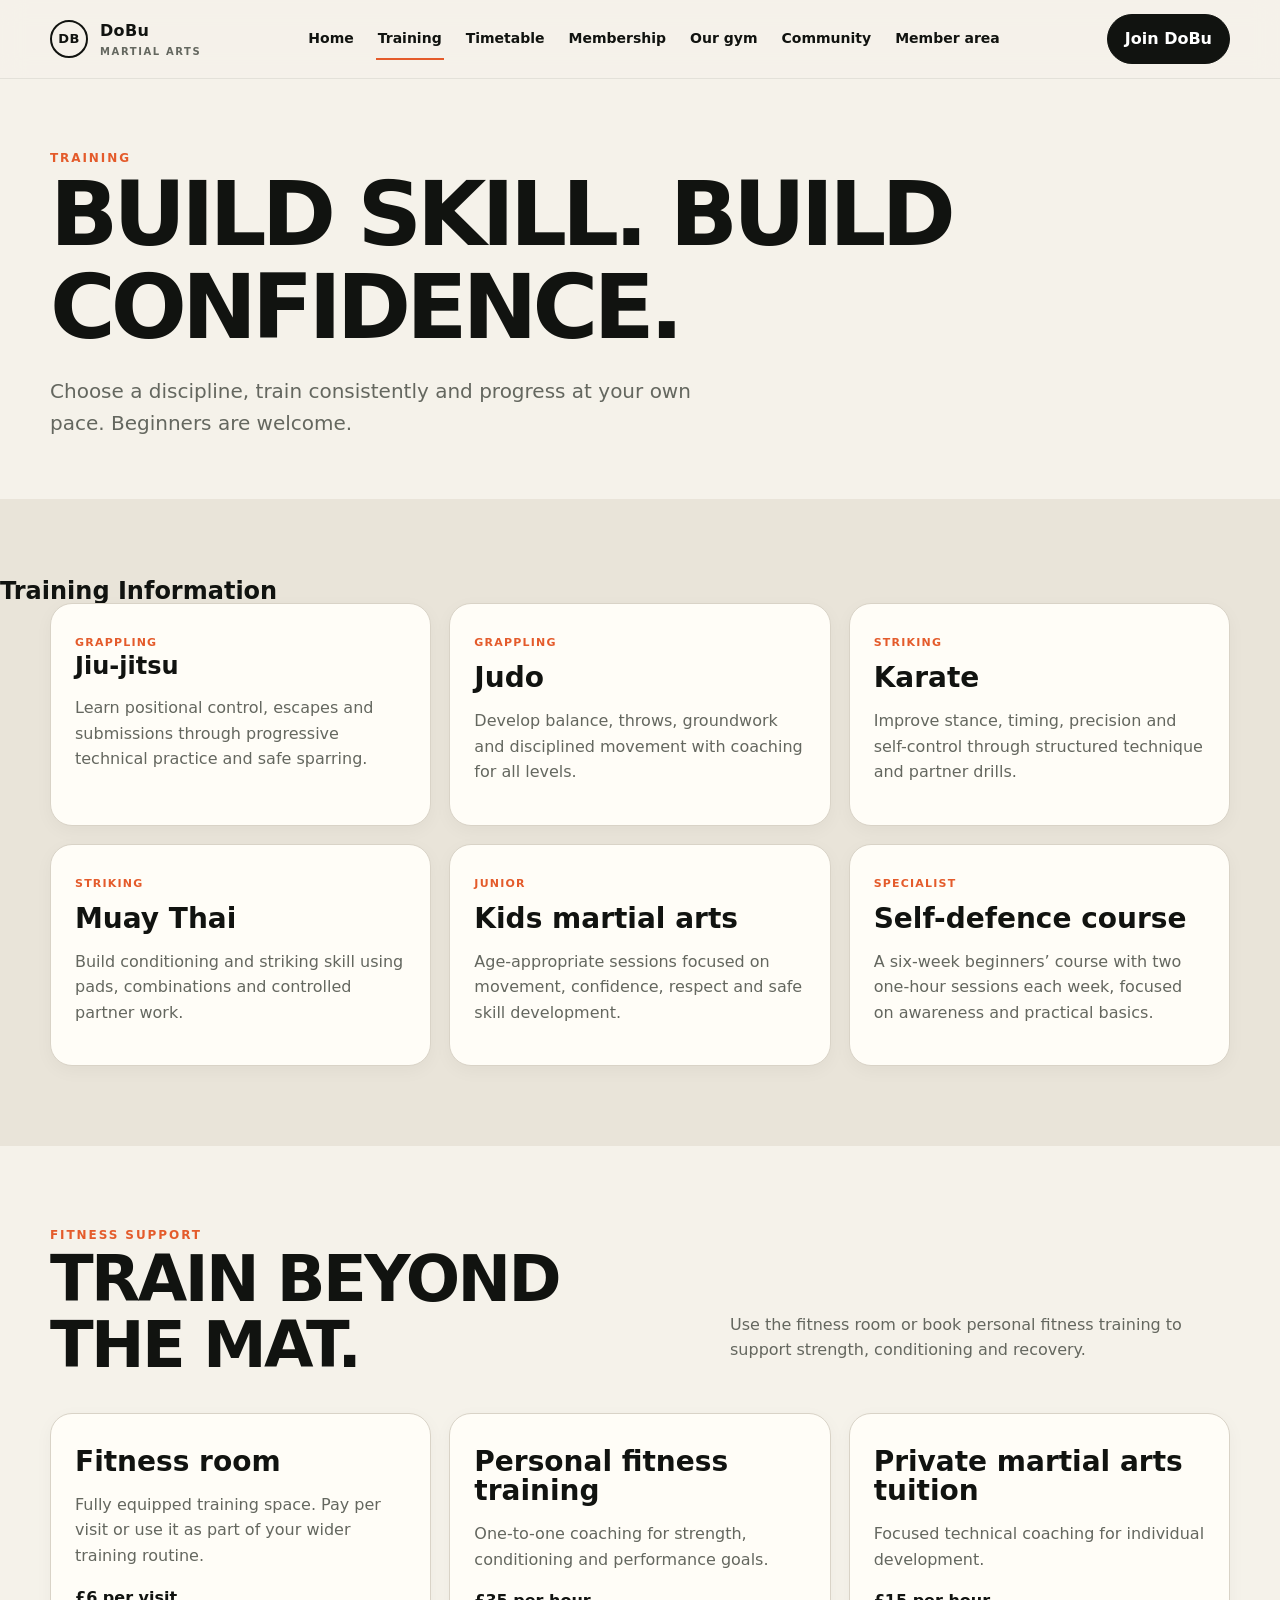
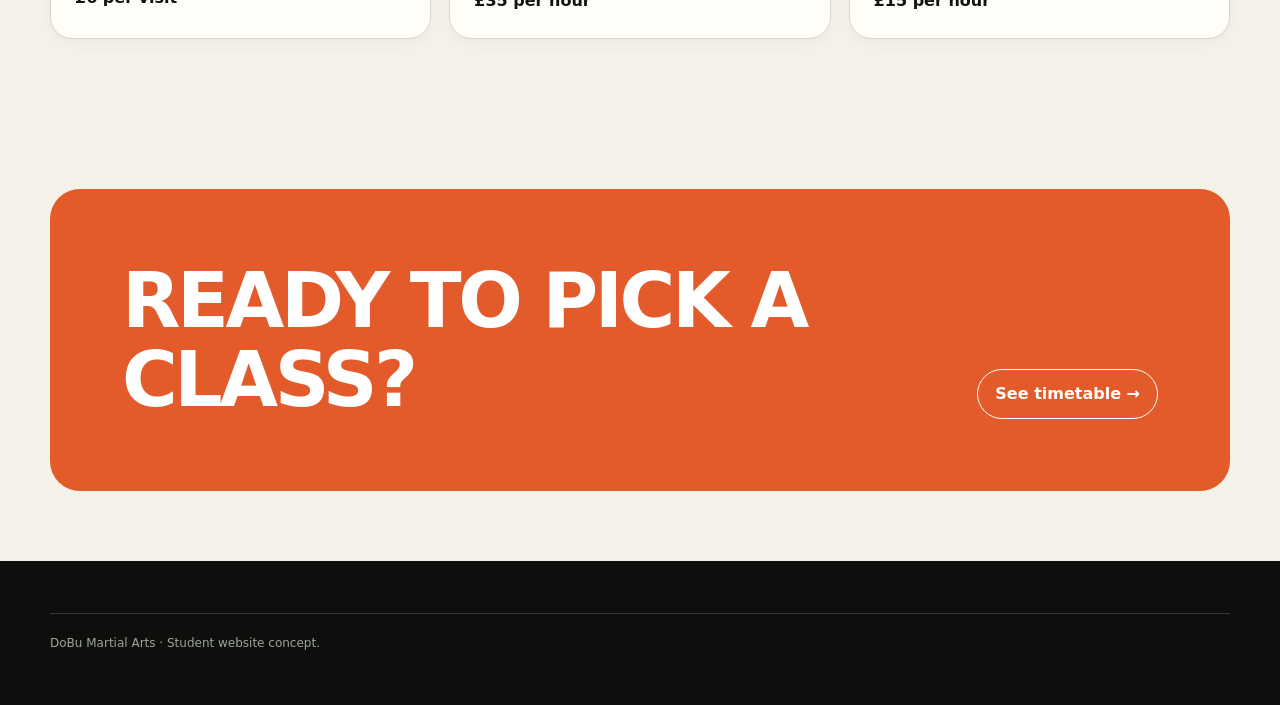
<file: training.html>
<!doctype html>
<html lang="en">

<head>
    <meta charset="utf-8">
    <meta name="viewport" content="width=device-width,initial-scale=1">
    <meta name="description"
        content="Explore Jiu-jitsu, Judo, Karate, Muay Thai, junior martial arts, self-defence and fitness at DoBu.">
    <title>Training | DoBu Martial Arts</title>
    <link rel="icon" href="assets/favicon.svg">
    <link rel="stylesheet" href="assets/styles.css">
</head>

<body><a class="skip" href="#main">Skip to main content</a>
    <header class="site-header">
        <div class="container nav"><a class="brand" href="index.html"><span class="mark">DB</span><span>DoBu
                    <small>MARTIAL ARTS</small></span></a>
            <nav class="links" id="navLinks"><a href="index.html">Home</a><a href="training.html">Training</a><a
                    href="timetable.html">Timetable</a><a href="membership.html">Membership</a><a href="gym.html">Our
                    gym</a><a href="community.html">Community</a><a href="member.html">Member area</a></nav>
            <div class="nav-actions"><a class="btn primary" href="member.html">Join DoBu</a><button class="btn menu-btn"
                    id="menuBtn">Menu</button></div>
        </div>
    </header>
    <main id="main">
        <section class="page-hero">
            <div class="container">
                <div class="eyebrow">Training</div>
                <h1>BUILD SKILL. BUILD CONFIDENCE.</h1>
                <p>Choose a discipline, train consistently and progress at your own pace. Beginners are welcome.</p>
            </div>
        </section>
        <section class="section alt">
            <h2>Training Information</h2>
            <div class="container">
                <div class="grid">
                    <article class="card"><span class="tag">Grappling</span>
                        <h2>Jiu-jitsu</h2>
                        <p>Learn positional control, escapes and submissions through progressive technical practice and
                            safe sparring.</p>
                    </article>
                    <article class="card"><span class="tag">Grappling</span>
                        <h3>Judo</h3>
                        <p>Develop balance, throws, groundwork and disciplined movement with coaching for all levels.
                        </p>
                    </article>
                    <article class="card"><span class="tag">Striking</span>
                        <h3>Karate</h3>
                        <p>Improve stance, timing, precision and self-control through structured technique and partner
                            drills.</p>
                    </article>
                    <article class="card"><span class="tag">Striking</span>
                        <h3>Muay Thai</h3>
                        <p>Build conditioning and striking skill using pads, combinations and controlled partner work.
                        </p>
                    </article>
                    <article class="card"><span class="tag">Junior</span>
                        <h3>Kids martial arts</h3>
                        <p>Age-appropriate sessions focused on movement, confidence, respect and safe skill development.
                        </p>
                    </article>
                    <article class="card"><span class="tag">Specialist</span>
                        <h3>Self-defence course</h3>
                        <p>A six-week beginners’ course with two one-hour sessions each week, focused on awareness and
                            practical basics.</p>
                    </article>
                </div>
            </div>
        </section>
        <section class="section">
            <div class="container">
                <div class="section-head">
                    <div>
                        <div class="eyebrow">Fitness support</div>
                        <h2>TRAIN BEYOND THE MAT.</h2>
                    </div>
                    <p>Use the fitness room or book personal fitness training to support strength, conditioning and
                        recovery.</p>
                </div>
                <div class="grid">
                    <div class="card">
                        <h3>Fitness room</h3>
                        <p>Fully equipped training space. Pay per visit or use it as part of your wider training
                            routine.</p><strong>£6 per visit</strong>
                    </div>
                    <div class="card">
                        <h3>Personal fitness training</h3>
                        <p>One-to-one coaching for strength, conditioning and performance goals.</p><strong>£35 per
                            hour</strong>
                    </div>
                    <div class="card">
                        <h3>Private martial arts tuition</h3>
                        <p>Focused technical coaching for individual development.</p><strong>£15 per hour</strong>
                    </div>
                </div>
            </div>
        </section>
        <section class="cta">
            <div class="container">
                <div class="cta-box">
                    <h2>READY TO PICK A CLASS?</h2><a class="btn" href="timetable.html">See timetable →</a>
                </div>
            </div>
        </section>
    </main>
    <footer>
        <div class="container">
            <div class="fine" style="margin-top:0">DoBu Martial Arts · Student website concept.</div>
        </div>
    </footer>
    <script src="assets/script.js"></script>
</body>

</html>
</file>
<file: assets/styles.css>
:root{
  --ink:#111310;--muted:#64675f;--paper:#f5f2ea;--card:#fffdf7;--accent:#e45b2b;--accent2:#b9d5c2;--line:#d9d3c7;
  --max:1180px;--radius:22px;--shadow:0 16px 45px rgba(17,19,16,.10)
}
*{box-sizing:border-box}html{scroll-behavior:smooth}body{margin:0;font-family:Inter,ui-sans-serif,system-ui,-apple-system,Segoe UI,Roboto,Arial,sans-serif;background:var(--paper);color:var(--ink);line-height:1.6}
a{color:inherit;text-decoration:none}img{max-width:100%;display:block}.container{width:min(var(--max),calc(100% - 40px));margin:auto}
.skip{position:absolute;left:-9999px;top:8px;background:#fff;padding:10px 14px;z-index:999}.skip:focus{left:8px}
.site-header{position:sticky;top:0;z-index:50;background:rgba(245,242,234,.93);backdrop-filter:blur(12px);border-bottom:1px solid rgba(17,19,16,.08)}
.nav{display:flex;align-items:center;justify-content:space-between;gap:22px;min-height:78px}.brand{display:flex;align-items:center;gap:12px;font-weight:900;letter-spacing:.02em}.mark{width:38px;height:38px;border:2px solid var(--ink);border-radius:50%;display:grid;place-items:center;font-size:13px}.brand small{display:block;font-weight:600;color:var(--muted);font-size:10px;letter-spacing:.16em}.links{display:flex;align-items:center;gap:20px;font-size:14px;font-weight:700}.links a{padding:9px 2px;border-bottom:2px solid transparent}.links a:hover,.links a.active{border-color:var(--accent)}.nav-actions{display:flex;gap:10px}.btn{display:inline-flex;align-items:center;justify-content:center;gap:8px;border:1px solid var(--ink);border-radius:999px;padding:11px 17px;font-weight:800;cursor:pointer;background:transparent}.btn.primary{background:var(--ink);color:#fff}.btn.accent{background:var(--accent);color:#fff;border-color:var(--accent)}.btn:hover{transform:translateY(-1px)}.menu-btn{display:none}
.hero{padding:56px 0 32px}.eyebrow{text-transform:uppercase;letter-spacing:.16em;font-size:12px;font-weight:900;color:var(--accent)}h1,h2,h3{line-height:1.04;margin:0}h1{font-size:clamp(48px,8vw,104px);letter-spacing:-.055em;max-width:940px}.hero p.lead{font-size:clamp(18px,2vw,24px);max-width:690px;color:#43463f;margin:28px 0}.hero-actions{display:flex;gap:12px;flex-wrap:wrap}.hero-art{margin-top:42px;min-height:460px;border-radius:30px;overflow:hidden;position:relative;background:linear-gradient(140deg,#242820 0 58%,#d8c6a7 58% 100%);box-shadow:var(--shadow)}
.hero-art:before{content:"";position:absolute;inset:8% 8% 0 auto;width:35%;border-radius:180px 180px 0 0;background:linear-gradient(#ef7d4c,#a63c1b);transform:skewX(-8deg);opacity:.95}.hero-art:after{content:"";position:absolute;width:230px;height:230px;border:38px solid #efe7d7;border-radius:50%;left:12%;top:18%;box-shadow:180px 130px 0 -82px #efe7d7;transform:rotate(-20deg)}.art-label{position:absolute;left:32px;bottom:28px;color:#fff;font-weight:900;font-size:14px;letter-spacing:.12em;text-transform:uppercase}.art-note{position:absolute;right:30px;bottom:26px;max-width:280px;font-weight:800}
.section{padding:80px 0}.section.alt{background:#e9e4d9}.section.dark{background:var(--ink);color:#fff}.section-head{display:flex;justify-content:space-between;gap:30px;align-items:end;margin-bottom:34px}.section-head h2{font-size:clamp(36px,5vw,70px);letter-spacing:-.04em}.section-head p{max-width:500px;color:var(--muted)}.dark .section-head p{color:#c7c8c3}
.stats{display:grid;grid-template-columns:repeat(3,1fr);gap:14px;margin:24px 0 0}.stat{padding:22px 0;border-top:1px solid var(--line)}.stat strong{display:block;font-size:44px;line-height:1}.stat span{font-size:13px;text-transform:uppercase;letter-spacing:.1em;color:var(--muted)}
.grid{display:grid;grid-template-columns:repeat(3,1fr);gap:18px}.card{background:var(--card);border:1px solid var(--line);border-radius:var(--radius);padding:24px;box-shadow:0 5px 18px rgba(17,19,16,.04)}.card h3{font-size:28px;margin:9px 0}.card p{color:var(--muted)}.tag{display:inline-block;font-size:11px;font-weight:900;letter-spacing:.11em;text-transform:uppercase;color:var(--accent)}.card-art{height:170px;border-radius:15px;margin-bottom:22px;position:relative;overflow:hidden;background:linear-gradient(135deg,#c7d5c2,#e9cfb2)}.card-art.strike{background:linear-gradient(135deg,#e99e7d,#49251c)}.card-art.fitness{background:linear-gradient(135deg,#bfc8ca,#242d2d)}.card-art:after{content:"";position:absolute;width:120px;height:120px;border:22px solid rgba(255,255,255,.72);border-radius:50%;right:18px;top:18px;transform:rotate(-25deg)}
.feature-split{display:grid;grid-template-columns:1.15fr .85fr;gap:24px}.facility{min-height:420px;border-radius:var(--radius);background:linear-gradient(145deg,#273029,#657263 50%,#d2b98d 50%);position:relative;overflow:hidden}.facility:before{content:"";position:absolute;left:8%;right:8%;bottom:10%;height:42%;border:2px solid rgba(255,255,255,.7);background:repeating-linear-gradient(90deg,rgba(255,255,255,.14) 0 3px,transparent 3px 45px),repeating-linear-gradient(0deg,rgba(255,255,255,.10) 0 3px,transparent 3px 45px)}.checklist{list-style:none;padding:0;margin:22px 0}.checklist li{padding:10px 0;border-bottom:1px solid var(--line);font-weight:700}.checklist li:before{content:"✓";color:var(--accent);margin-right:10px}
.price-grid{display:grid;grid-template-columns:repeat(3,1fr);gap:18px}.price{position:relative}.price.pop{border:2px solid var(--accent)}.price .amount{font-size:46px;font-weight:950;line-height:1}.price ul{padding-left:20px;color:var(--muted)}
.table-wrap{overflow:auto;border:1px solid var(--line);border-radius:18px;background:var(--card)}table{width:100%;border-collapse:collapse;min-width:900px}th,td{padding:14px 12px;border-bottom:1px solid var(--line);border-right:1px solid var(--line);vertical-align:top;text-align:left}th{background:#e8e2d6;font-size:13px;text-transform:uppercase;letter-spacing:.06em}td:first-child{font-weight:900;white-space:nowrap}.pill{display:inline-block;padding:4px 8px;border-radius:999px;background:#ece7dc;font-size:12px;font-weight:800}
.coaches{display:grid;grid-template-columns:repeat(3,1fr);gap:18px}.coach{padding:22px;border-top:4px solid var(--accent);background:var(--card);border-radius:0 0 var(--radius) var(--radius)}.coach h3{margin:8px 0;font-size:24px}.coach p{color:var(--muted);font-size:14px}
.form-card{max-width:680px}.field{display:grid;gap:6px;margin:14px 0}.field label{font-weight:800;font-size:13px}.field input,.field select,.field textarea{width:100%;padding:13px 14px;border:1px solid #bbb4a8;border-radius:12px;background:#fff;font:inherit}.field textarea{min-height:120px;resize:vertical}.notice{padding:12px 14px;border-radius:12px;background:#e9f1e8;border:1px solid #c5d9c3;margin:12px 0;display:none}.notice.error{background:#f9e7e0;border-color:#edc0ae}.tabs{display:flex;gap:8px;margin-bottom:18px}.tab{border:1px solid var(--line);padding:9px 13px;border-radius:999px;font-weight:800;cursor:pointer}.tab.active{background:var(--ink);color:#fff}.hidden{display:none!important}
.community-grid{display:grid;grid-template-columns:.8fr 1.2fr;gap:20px}.post{padding:18px 0;border-bottom:1px solid var(--line)}.post strong{display:block}.post small{color:var(--muted)}
.cta{padding:70px 0}.cta-box{border-radius:30px;background:var(--accent);color:#fff;padding:clamp(30px,6vw,72px);display:flex;align-items:end;justify-content:space-between;gap:20px}.cta-box h2{font-size:clamp(42px,6vw,76px);max-width:760px;letter-spacing:-.045em}.cta-box .btn{border-color:#fff;color:#fff}
footer{background:#0d0f0d;color:#fff;padding:52px 0}.footer-grid{display:grid;grid-template-columns:2fr 1fr 1fr;gap:25px}.footer-links{display:grid;gap:8px;color:#c9cbc6}.fine{margin-top:35px;padding-top:20px;border-top:1px solid #343734;color:#9fa39b;font-size:12px}
.page-hero{padding:70px 0 40px}.page-hero h1{font-size:clamp(52px,7vw,92px)}.page-hero p{max-width:700px;font-size:20px;color:var(--muted)}
@media(max-width:900px){.links{display:none;position:absolute;left:20px;right:20px;top:72px;background:var(--paper);padding:20px;border:1px solid var(--line);border-radius:18px;box-shadow:var(--shadow);flex-direction:column;align-items:stretch}.links.open{display:flex}.menu-btn{display:inline-flex}.nav-actions .btn:not(.menu-btn){display:none}.grid,.price-grid,.coaches{grid-template-columns:1fr 1fr}.feature-split,.community-grid,.footer-grid{grid-template-columns:1fr}.hero-art{min-height:380px}.section{padding:58px 0}}
@media(max-width:620px){.container{width:min(var(--max),calc(100% - 24px))}.grid,.price-grid,.coaches,.stats{grid-template-columns:1fr}.hero{padding-top:35px}.hero-art{min-height:320px}.section-head,.cta-box{align-items:flex-start;flex-direction:column}.art-note{display:none}.card{padding:19px}}
</file>
